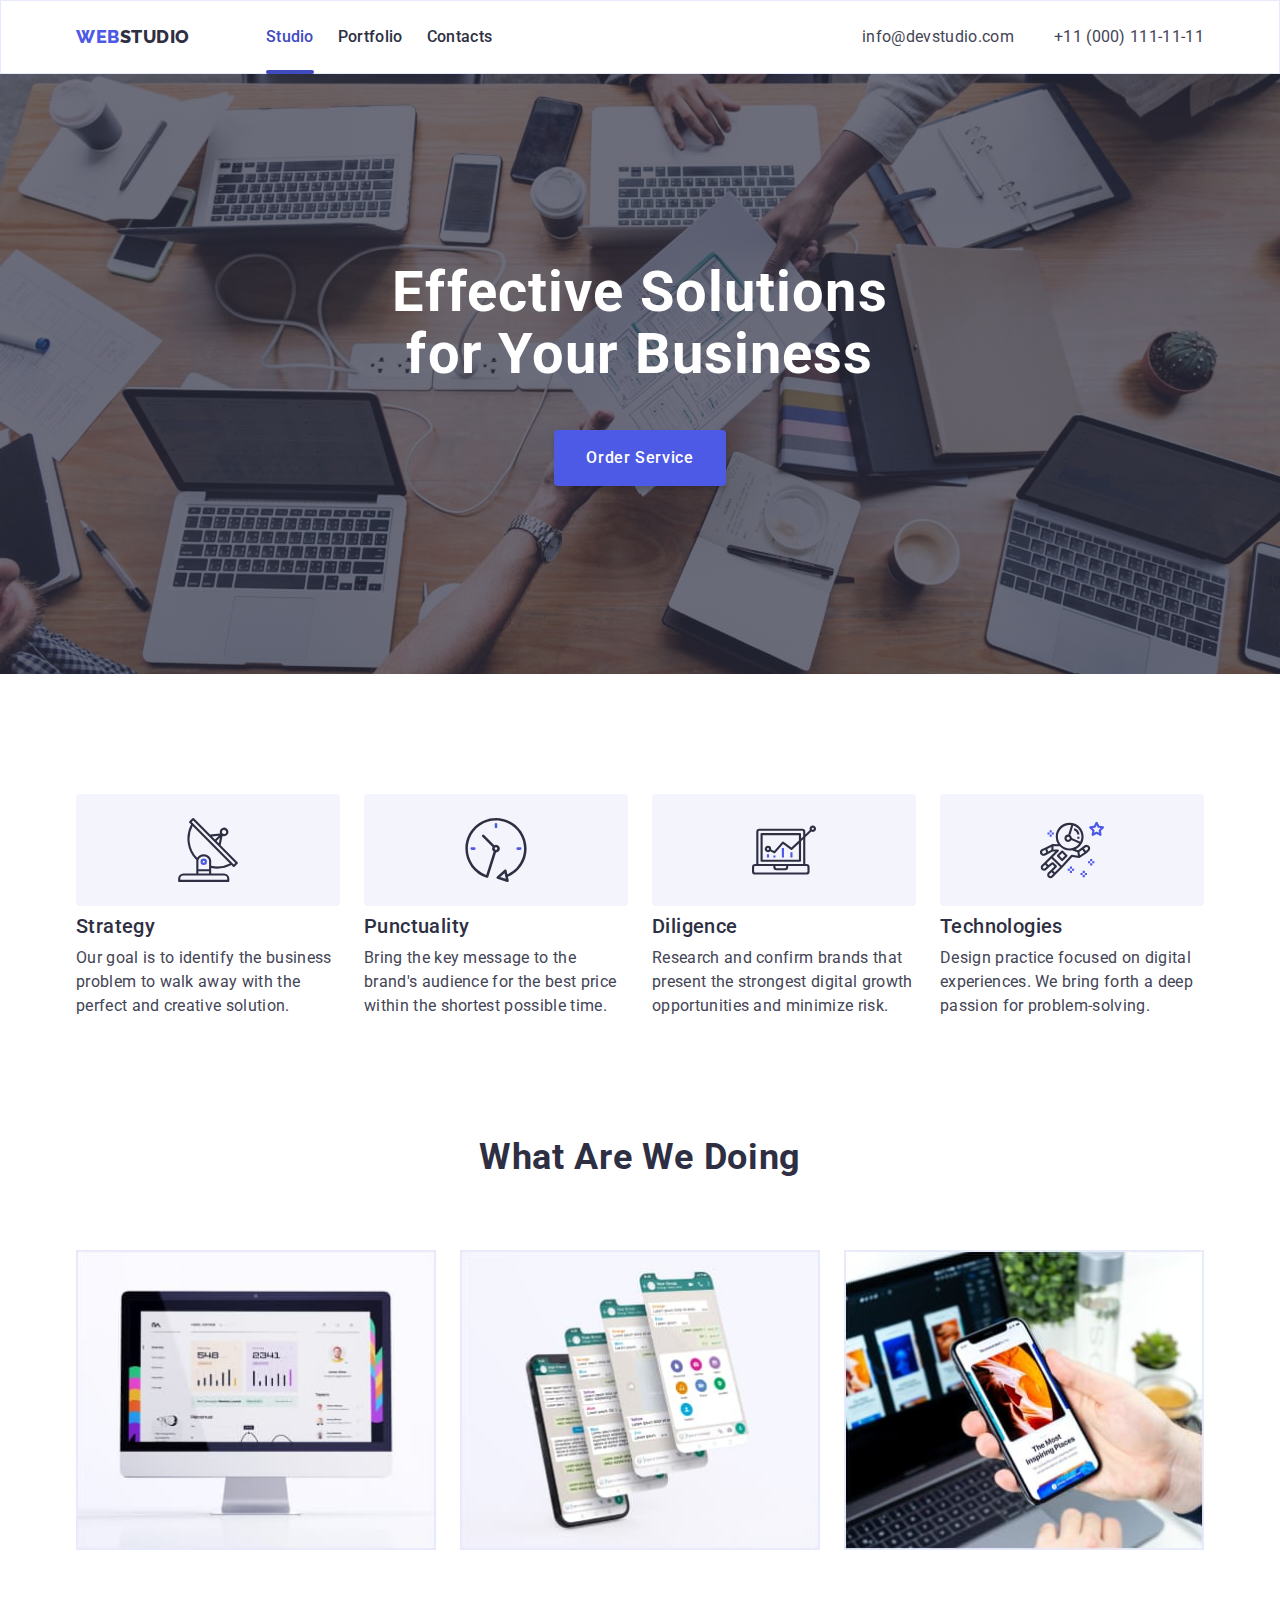
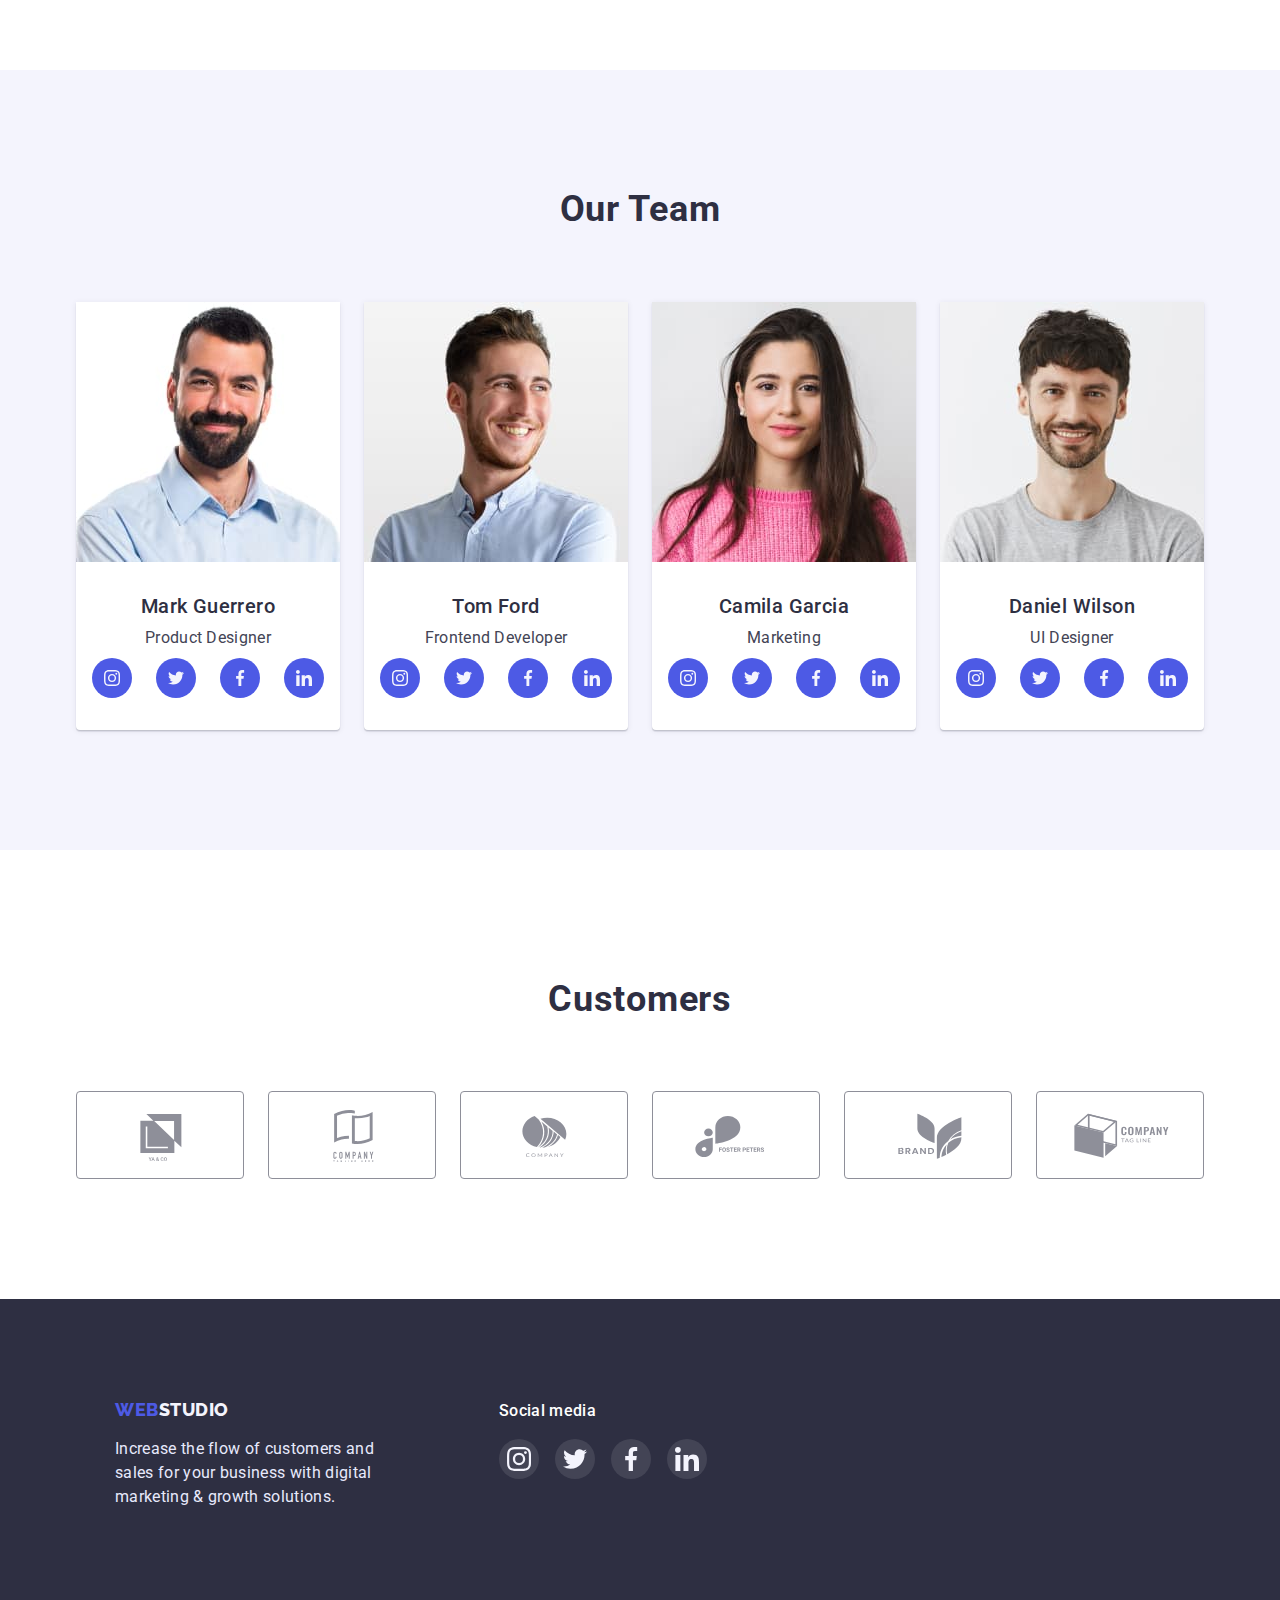
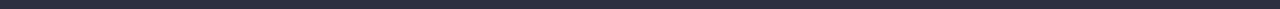
<file: index.html>
<!DOCTYPE html>
<html lang="en">
  <head>
    <meta charset="UTF-8" />
    <meta http-equiv="X-UA-Compatible" content="IE=edge" />
    <meta name="viewport" content="width=device-width, initial-scale=1.0" />
    <link rel="preconnect" href="https://fonts.googleapis.com" />
    <link rel="preconnect" href="https://fonts.gstatic.com" crossorigin />
    <link
      href="https://fonts.googleapis.com/css2?family=Raleway:wght@800&family=Roboto:wght@400;500;700;900&display=swap"
      rel="stylesheet"
    />
    <title>Webstudio</title>
    <link rel="stylesheet" href="https://cdn.jsdelivr.net/npm/modern-normalize@1.1.0/modern-normalize.min.css" />
    <link rel="stylesheet" href="./css/styles.css" />
  </head>
  <body>
    <!-- header -->
    <header class="header">
      <div class="container header-container">
        <nav class="header-nav">
          <a class="logo" href="./index.html"
            ><span class="logo-first">WEB</span><span class="logo-second">STUDIO</span></a
          >
          <ul class="header-list list">
            <li class="header-item"><a class="header-link current link" href="./index.html">Studio</a></li>
            <li class="header-item"><a class="header-link link" href="./portfolio.html">Portfolio</a></li>
            <li class="header-item"><a class="header-link link" href="">Contacts</a></li>
          </ul>
        </nav>

        <address class="header-address">
          <ul class="header-contacts list">
            <li class="contact">
              <a class="header-mail link" href="mailto:info@devstudio.com"> info@devstudio.com </a>
            </li>
            <li class="contact"><a class="header-tel link" href="tel:+110001111111">+11 (000) 111-11-11</a></li>
          </ul>
        </address>
      </div>
    </header>
    <!-- /header -->
    <main>
      <!-- Hero section -->
      <section class="hero">
        <div class="container hero-container">
          <h1 class="hero-title title">Effective Solutions for Your Business</h1>
          <button type="button" class="hero-btn button" data-modal-open>Order Service</button>
        </div>
      </section>
      <section class="about">
        <div class="container about-container">
          <ul class="about-list list">
            <li class="about-item">
              <div class="about-social-link link">
                <svg class="about-social-icon" width="64" height="64">
                  <use href="./images/icons.svg#icon-strategy"></use>
                </svg>
              </div>
              <div class="about-content">
                <h3 class="about-item-title">Strategy</h3>
                <p class="about-item-subscribe">
                  Our goal is to identify the business problem to walk away with the perfect and creative solution.
                </p>
              </div>
            </li>
            <li class="about-item">
              <div class="about-social-link link">
                <svg class="about-social-icon" width="64" height="64">
                  <use href="./images/icons.svg#icon-punctuality"></use>
                </svg>
              </div>
              <div class="about-content">
                <h3 class="about-item-title">Punctuality</h3>
                <p class="about-item-subscribe">
                  Bring the key message to the brand's audience for the best price within the shortest possible time.
                </p>
              </div>
            </li>
            <li class="about-item">
              <div class="about-social-link link">
                <svg class="about-social-icon" width="64" height="64">
                  <use href="./images/icons.svg#icon-diligence"></use>
                </svg>
              </div>
              <div class="about-content">
                <h3 class="about-item-title">Diligence</h3>
                <p class="about-item-subscribe">
                  Research and confirm brands that present the strongest digital growth opportunities and minimize risk.
                </p>
              </div>
            </li>
            <li class="about-item">
              <div class="about-social-link">
                <svg class="about-social-icon" width="64" height="64">
                  <use href="./images/icons.svg#icon-technologies"></use>
                </svg>
              </div>
              <div class="about-content">
                <h3 class="about-item-title">Technologies</h3>
                <p class="about-item-subscribe">
                  Design practice focused on digital experiences. We bring forth a deep passion for problem-solving.
                </p>
              </div>
            </li>
          </ul>
        </div>
      </section>
      <section class="gallery">
        <div class="container gallery-container">
          <h2 class="gallery-title">What are we doing</h2>
          <ul class="gallery-list list">
            <li class="gallery-item">
              <img src="./images/img1.jpg" alt="notepad" width="360" />
            </li>
            <li class="gallery-item">
              <img src="./images/img2.jpg" alt="phones" width="360" />
            </li>
            <li class="gallery-item">
              <img src="./images/img3.jpg" alt="phone" width="360" />
            </li>
          </ul>
        </div>
      </section>
      <section class="section-team">
        <div class="container team-container">
          <h2 class="team-title">Our Team</h2>
          <ul class="team-list list">
            <li class="team-item">
              <img src="./images/team1.jpg" alt="foto Mark Guerrero" width="264" />
              <div class="team-content">
                <h3 class="team-item-title">Mark Guerrero</h3>
                <p class="team-item-subscribe">Product Designer</p>
                <ul class="team-social-list list">
                  <li class="team-social-item">
                    <a href="" class="team-social-link link">
                      <svg class="team-social-icon">
                        <use href="./images/icons.svg#icon-instagram"></use>
                      </svg>
                    </a>
                  </li>
                  <li class="team-social-item">
                    <a href="" class="team-social-link link">
                      <svg class="team-social-icon">
                        <use href="./images/icons.svg#icon-twitter"></use>
                      </svg>
                    </a>
                  </li>
                  <li class="team-social-item">
                    <a href="" class="team-social-link link">
                      <svg class="team-social-icon">
                        <use href="./images/icons.svg#icon-facebook"></use>
                      </svg>
                    </a>
                  </li>
                  <li class="team-social-item">
                    <a href="" class="team-social-link link">
                      <svg class="team-social-icon">
                        <use href="./images/icons.svg#icon-linkedin"></use>
                      </svg>
                    </a>
                  </li>
                </ul>
              </div>
            </li>
            <li class="team-item">
              <img src="./images/team2.jpg" alt="foto Tom Ford" width="264" />
              <div class="team-content">
                <h3 class="team-item-title">Tom Ford</h3>
                <p class="team-item-subscribe">Frontend Developer</p>
                <ul class="team-social-list list">
                  <li class="team-social-item">
                    <a href="" class="team-social-link link">
                      <svg class="team-social-icon">
                        <use href="./images/icons.svg#icon-instagram"></use>
                      </svg>
                    </a>
                  </li>
                  <li class="team-social-item">
                    <a href="" class="team-social-link link">
                      <svg class="team-social-icon">
                        <use href="./images/icons.svg#icon-twitter"></use>
                      </svg>
                    </a>
                  </li>
                  <li class="team-social-item">
                    <a href="" class="team-social-link link">
                      <svg class="team-social-icon">
                        <use href="./images/icons.svg#icon-facebook"></use>
                      </svg>
                    </a>
                  </li>
                  <li class="team-social-item">
                    <a href="" class="team-social-link link">
                      <svg class="team-social-icon">
                        <use href="./images/icons.svg#icon-linkedin"></use>
                      </svg>
                    </a>
                  </li>
                </ul>
              </div>
            </li>
            <li class="team-item">
              <img src="./images/team3.jpg" alt="foto Camila Garcia" width="264" />
              <div class="team-content">
                <h3 class="team-item-title">Camila Garcia</h3>
                <p class="team-item-subscribe">Marketing</p>
                <ul class="team-social-list list">
                  <li class="team-social-item">
                    <a href="" class="team-social-link link">
                      <svg class="team-social-icon">
                        <use href="./images/icons.svg#icon-instagram"></use>
                      </svg>
                    </a>
                  </li>
                  <li class="team-social-item">
                    <a href="" class="team-social-link link">
                      <svg class="team-social-icon">
                        <use href="./images/icons.svg#icon-twitter"></use>
                      </svg>
                    </a>
                  </li>
                  <li class="team-social-item">
                    <a href="" class="team-social-link link">
                      <svg class="team-social-icon">
                        <use href="./images/icons.svg#icon-facebook"></use>
                      </svg>
                    </a>
                  </li>
                  <li class="team-social-item">
                    <a href="" class="team-social-link link">
                      <svg class="team-social-icon">
                        <use href="./images/icons.svg#icon-linkedin"></use>
                      </svg>
                    </a>
                  </li>
                </ul>
              </div>
            </li>
            <li class="team-item">
              <img src="./images/team4.jpg" alt="foto Daniel Wilson" width="264" />
              <div class="team-content">
                <h3 class="team-item-title">Daniel Wilson</h3>
                <p class="team-item-subscribe">UI Designer</p>
                <ul class="team-social-list list">
                  <li class="team-social-item">
                    <a href="" class="team-social-link link">
                      <svg class="team-social-icon" width="16px" height="16px">
                        <use href="./images/icons.svg#icon-instagram"></use>
                      </svg>
                    </a>
                  </li>
                  <li class="team-social-item">
                    <a href="" class="team-social-link link">
                      <svg class="team-social-icon">
                        <use href="./images/icons.svg#icon-twitter"></use>
                      </svg>
                    </a>
                  </li>
                  <li class="team-social-item">
                    <a href="" class="team-social-link link">
                      <svg class="team-social-icon">
                        <use href="./images/icons.svg#icon-facebook"></use>
                      </svg>
                    </a>
                  </li>
                  <li class="team-social-item">
                    <a href="" class="team-social-link link">
                      <svg class="team-social-icon">
                        <use href="./images/icons.svg#icon-linkedin"></use>
                      </svg>
                    </a>
                  </li>
                </ul>
              </div>
            </li>
          </ul>
        </div>
      </section>
      <section class="customers">
        <div class="container customers-container">
          <h2 class="customers-title">Customers</h2>
          <ul class="customers-list list">
            <li class="customers-item">
              <a href="#" class="customers-item-link link">
                <svg class="customers-item-img" width="104" height="56">
                  <use href="./images/icons.svg#icon-client-logo-one"></use>
                </svg>
              </a>
            </li>
            <li class="customers-item">
              <a href="#" class="customers-item-link link">
                <svg class="customers-item-img" width="104" height="56">
                  <use href="./images/icons.svg#icon-client-logo-two"></use>
                </svg>
              </a>
            </li>
            <li class="customers-item">
              <a href="#" class="customers-item-link link">
                <svg class="customers-item-img" width="104" height="56">
                  <use href="./images/icons.svg#icon-client-logo-three"></use>
                </svg>
              </a>
            </li>
            <li class="customers-item">
              <a href="#" class="customers-item-link link">
                <svg class="customers-item-img" width="104" height="56">
                  <use href="./images/icons.svg#icon-client-logo-four"></use>
                </svg>
              </a>
            </li>
            <li class="customers-item">
              <a href="#" class="customers-item-link link">
                <svg class="customers-item-img" width="104" height="56">
                  <use href="./images/icons.svg#icon-client-logo-five"></use>
                </svg>
              </a>
            </li>
            <li class="customers-item">
              <a href="#" class="customers-item-link link">
                <svg class="customers-item-img" width="104" height="56">
                  <use href="./images/icons.svg#icon-client-logo-six"></use>
                </svg>
              </a>
            </li>
          </ul>
        </div>
      </section>
    </main>

    <!-- footer -->
    <footer class="footer">
      <div class="container footer-container">
        <div class="footer-text">
          <a class="footer-logo" href="./index.html"
            ><span class="footer-logo-first">WEB</span><span class="footer-logo-second">STUDIO</span></a
          >
          <p class="footer-subscribe">
            Increase the flow of customers and sales for your business with digital marketing & growth solutions.
          </p>
        </div>
        <div class="footer-social">
          <h3 class="footer-social-title">Social media</h3>
          <ul class="footer-social-list list">
            <li class="footer-social-item">
              <a href="" class="footer-social-link link">
                <svg class="footer-social-icon" width="24" height="24">
                  <use href="./images/icons.svg#icon-instagram"></use>
                </svg>
              </a>
            </li>
            <li class="footer-social-item">
              <a href="" class="footer-social-link link">
                <svg class="footer-social-icon" width="24" height="24">
                  <use href="./images/icons.svg#icon-twitter"></use>
                </svg>
              </a>
            </li>
            <li class="footer-social-item">
              <a href="" class="footer-social-link link">
                <svg class="footer-social-icon" width="24" height="24">
                  <use href="./images/icons.svg#icon-facebook"></use>
                </svg>
              </a>
            </li>
            <li class="footer-social-item">
              <a href="" class="footer-social-link link">
                <svg class="footer-social-icon" width="24" height="24">
                  <use href="./images/icons.svg#icon-linkedin"></use>
                </svg>
              </a>
            </li>
          </ul>
        </div>
      </div>
    </footer>
    <!-- /footer -->

    <!-- Modal-btn-->
    <div class="backdrop is-hidden" data-modal>
      <div class="modal">
        <button type="button" class="modal-hero-btn" data-modal-close>
          <svg class="icon-modal-btn">
            <use href="./images/icons.svg#icon-close-btn" width="8" height="8"></use>
          </svg>
        </button>
      </div>
    </div>
    <!-- /Modal-btn-->
    <script src="./js/modal.js"></script>
  </body>
</html>
</file>
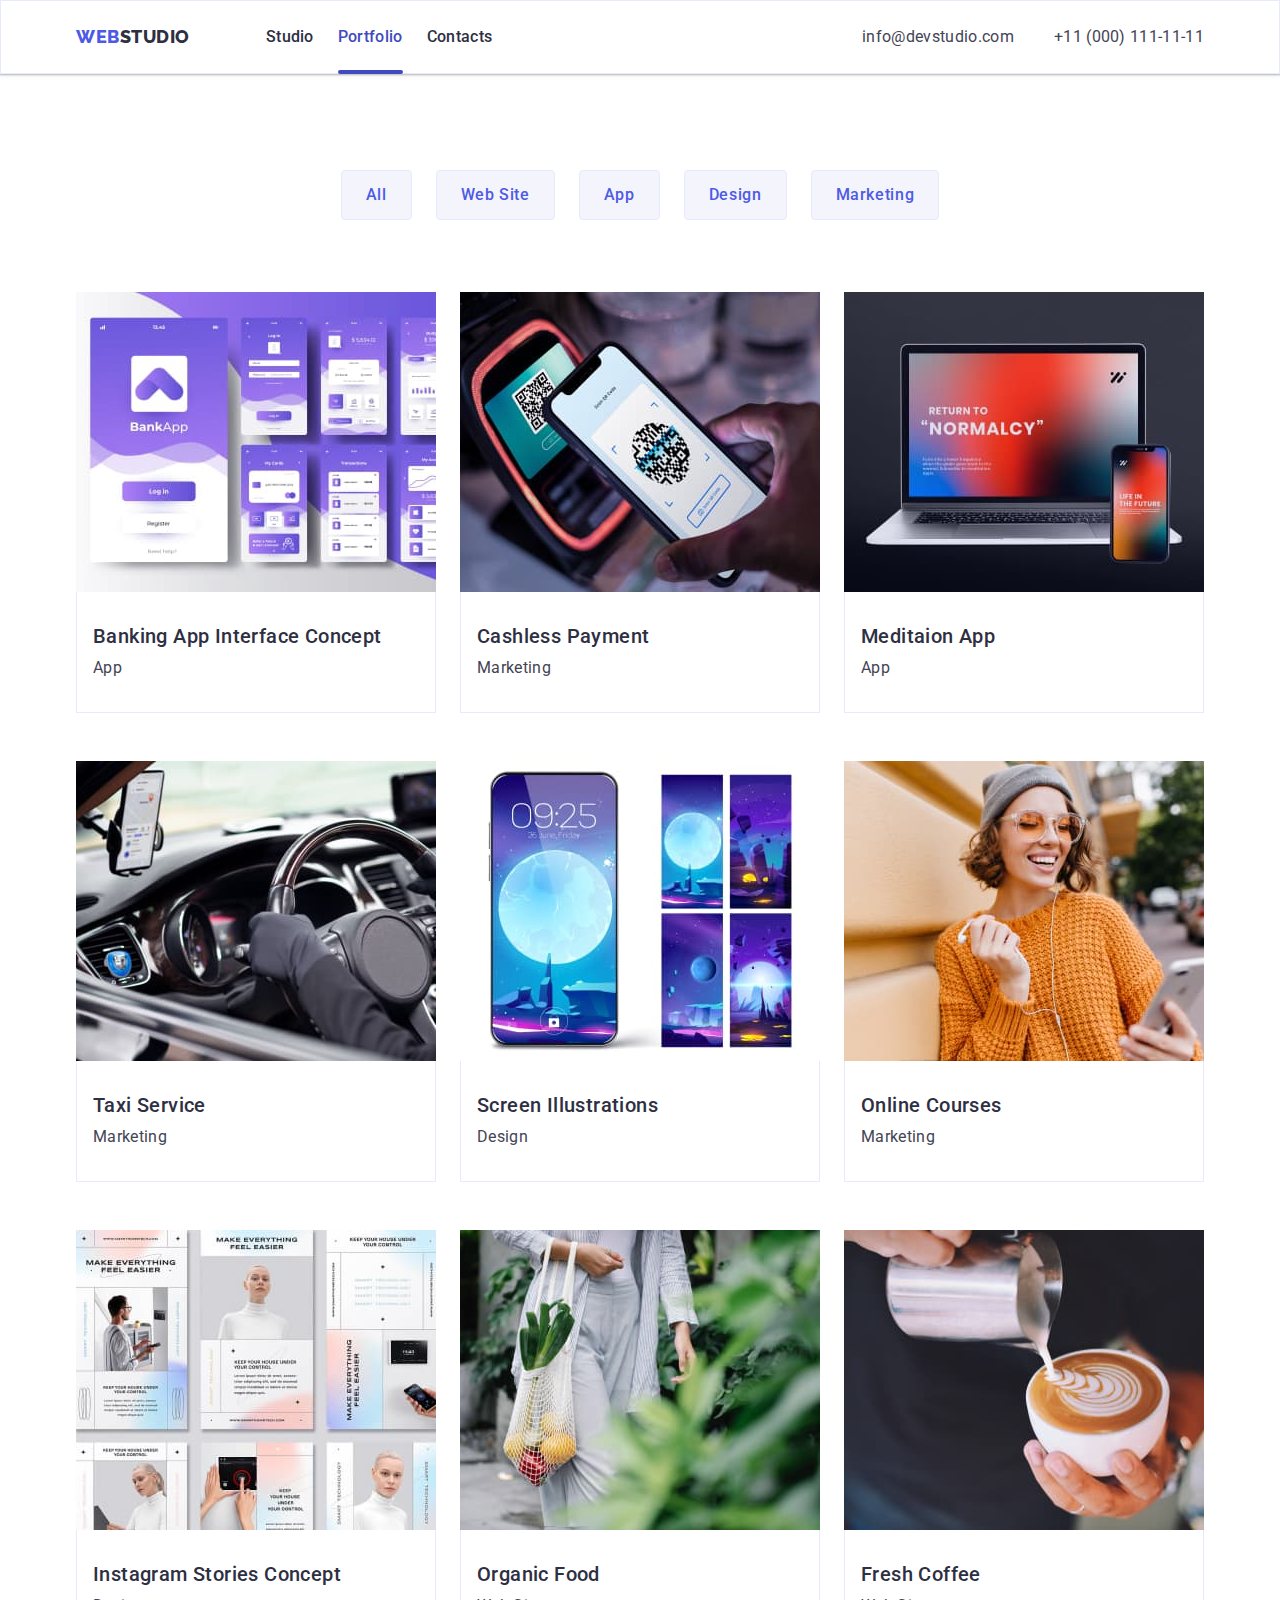
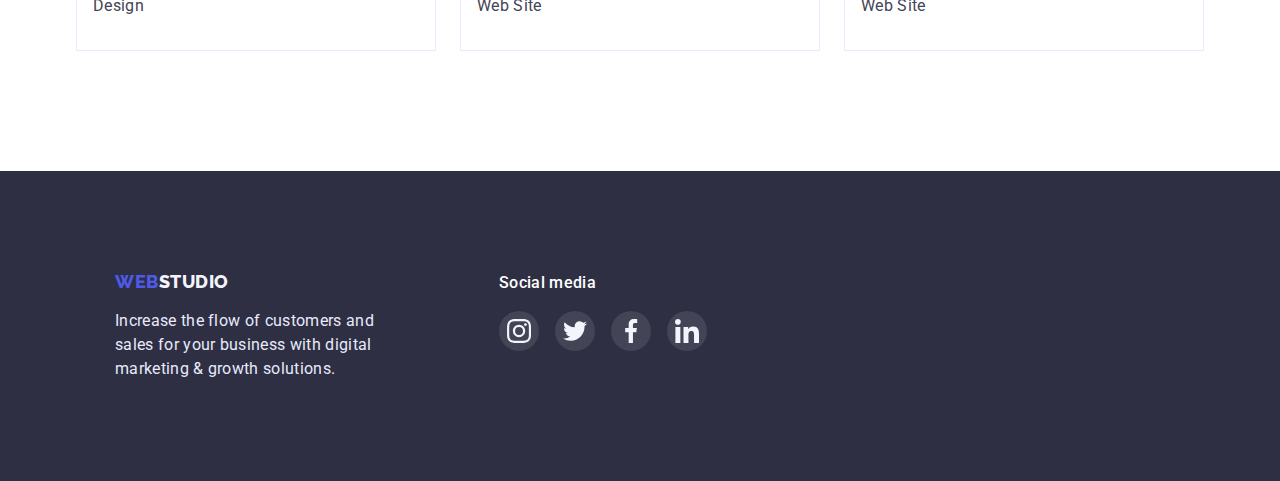
<file: portfolio.html>
<!DOCTYPE html>
<html lang="en">
  <head>
    <meta charset="UTF-8" />
    <meta http-equiv="X-UA-Compatible" content="IE=edge" />
    <meta name="viewport" content="width=device-width, initial-scale=1.0" />
    <link rel="preconnect" href="https://fonts.googleapis.com" />
    <link rel="preconnect" href="https://fonts.gstatic.com" crossorigin />
    <link
      href="https://fonts.googleapis.com/css2?family=Raleway:wght@800&family=Roboto:wght@400;500;700;900&display=swap"
      rel="stylesheet"
    />
    <title>Portfolio</title>
    <link rel="stylesheet" href="https://cdn.jsdelivr.net/npm/modern-normalize@1.1.0/modern-normalize.min.css" />
    <link rel="stylesheet" href="./css/styles.css" />
  </head>
  <body>
    <!-- header -->
    <header class="header">
      <div class="container header-container">
        <nav class="header-nav">
          <a class="logo" href="./index.html"
            ><span class="logo-first">WEB</span><span class="logo-second">STUDIO</span></a
          >
          <ul class="header-list list">
            <li class="header-item"><a class="header-link link" href="./index.html">Studio</a></li>
            <li class="header-item"><a class="header-link current link" href="./portfolio.html">Portfolio</a></li>
            <li class="header-item"><a class="header-link link" href="">Contacts</a></li>
          </ul>
        </nav>

        <address class="header-address">
          <ul class="header-contacts list">
            <li class="contact">
              <a class="header-mail link" href="mailto:info@devstudio.com"> info@devstudio.com </a>
            </li>
            <li class="contact"><a class="header-tel link" href="tel:+110001111111">+11 (000) 111-11-11</a></li>
          </ul>
        </address>
      </div>
    </header>
    <!-- /header -->
    <main>
      <section class="main-section">
        <div class="container main-button-projects">
          <h1 class="visually-hidden">Filter on the page</h1>
          <ul class="main-section-btn">
            <li class="filter-btn"><button class="main-btn button" type="button">All</button></li>
            <li class="filter-btn"><button class="main-btn button" type="button">Web Site</button></li>
            <li class="filter-btn"><button class="main-btn button" type="button">App</button></li>
            <li class="filter-btn"><button class="main-btn button" type="button">Design</button></li>
            <li class="filter-btn"><button class="main-btn button" type="button">Marketing</button></li>
          </ul>
          <ul class="projects-list list">
            <li class="projects-item">
              <a href="#" class="projects-img link">
                <div class="projects-wraper">
                  <img src="./images/bankingapp.jpg" alt="Banking app" width="360" />
                  <p class="portfolio-overlay">
                    14 Stylish and User-Friendly App Design Concepts · Task Manager App · Calorie Tracker App · Exotic
                    Fruit Ecommerce App · Cloud Storage App
                  </p>
                </div>
                <div class="img-content">
                  <h3 class="projects-item-title">Banking App Interface Concept</h3>
                  <p class="projects-item-subscribe">App</p>
                </div>
              </a>
            </li>
            <li class="projects-item">
              <a href="#" class="projects-img link">
                <div class="projects-wraper">
                  <img src="./images/cashlesspayment.jpg" alt="Cashless payment" width="360" />
                  <p class="portfolio-overlay">
                    14 Stylish and User-Friendly App Design Concepts · Task Manager App · Calorie Tracker App · Exotic
                    Fruit Ecommerce App · Cloud Storage App
                  </p>
                </div>
                <div class="img-content">
                  <h3 class="projects-item-title">Cashless Payment</h3>
                  <p class="projects-item-subscribe">Marketing</p>
                </div>
              </a>
            </li>
            <li class="projects-item">
              <a href="#" class="projects-img link">
                <div class="projects-wraper">
                  <img src="./images/meditaionapp.jpg" alt="Meditaion App" width="360" />
                  <p class="portfolio-overlay">
                    14 Stylish and User-Friendly App Design Concepts · Task Manager App · Calorie Tracker App · Exotic
                    Fruit Ecommerce App · Cloud Storage App
                  </p>
                </div>
                <div class="img-content">
                  <h3 class="projects-item-title">Meditaion App</h3>
                  <p class="projects-item-subscribe">App</p>
                </div>
              </a>
            </li>
            <li class="projects-item">
              <a href="#" class="projects-img link">
                <div class="projects-wraper">
                  <img src="./images/taxiservice.jpg" alt="Taxi service" width="360" />
                  <p class="portfolio-overlay">
                    14 Stylish and User-Friendly App Design Concepts · Task Manager App · Calorie Tracker App · Exotic
                    Fruit Ecommerce App · Cloud Storage App
                  </p>
                </div>
                <div class="img-content">
                  <h3 class="projects-item-title">Taxi Service</h3>
                  <p class="projects-item-subscribe">Marketing</p>
                </div>
              </a>
            </li>
            <li class="projects-item">
              <a href="#" class="projects-img link">
                <div class="projects-wraper">
                  <img src="./images/screencourses.jpg" alt="Screen Illustrations" width="360" />
                  <p class="portfolio-overlay">
                    14 Stylish and User-Friendly App Design Concepts · Task Manager App · Calorie Tracker App · Exotic
                    Fruit Ecommerce App · Cloud Storage App
                  </p>
                </div>
                <div class="img-content">
                  <h3 class="projects-item-title">Screen Illustrations</h3>
                  <p class="projects-item-subscribe">Design</p>
                </div>
              </a>
            </li>
            <li class="projects-item">
              <a href="#" class="projects-img link">
                <div class="projects-wraper">
                  <img src="./images/onlinecourses.jpg" alt="Online Courses" width="360" />
                  <p class="portfolio-overlay">
                    14 Stylish and User-Friendly App Design Concepts · Task Manager App · Calorie Tracker App · Exotic
                    Fruit Ecommerce App · Cloud Storage App
                  </p>
                </div>
                <div class="img-content">
                  <h3 class="projects-item-title">Online Courses</h3>
                  <p class="projects-item-subscribe">Marketing</p>
                </div>
              </a>
            </li>
            <li class="projects-item">
              <a href="#" class="projects-img link">
                <div class="projects-wraper">
                  <img src="./images/instagramstorie.jpg" alt="Instagram Stories Concept" width="360" />
                  <p class="portfolio-overlay">
                    14 Stylish and User-Friendly App Design Concepts · Task Manager App · Calorie Tracker App · Exotic
                    Fruit Ecommerce App · Cloud Storage App
                  </p>
                </div>
                <div class="img-content">
                  <h3 class="projects-item-title">Instagram Stories Concept</h3>
                  <p class="projects-item-subscribe">Design</p>
                </div>
              </a>
            </li>
            <li class="projects-item">
              <a href="#" class="projects-img link">
                <div class="projects-wraper">
                  <img src="./images/organicfood.jpg" alt="Organic Food" width="360" />
                  <p class="portfolio-overlay">
                    14 Stylish and User-Friendly App Design Concepts · Task Manager App · Calorie Tracker App · Exotic
                    Fruit Ecommerce App · Cloud Storage App
                  </p>
                </div>
                <div class="img-content">
                  <h3 class="projects-item-title">Organic Food</h3>
                  <p class="projects-item-subscribe">Web Site</p>
                </div>
              </a>
            </li>
            <li class="projects-item">
              <a href="#" class="projects-img link">
                <div class="projects-wraper">
                  <img src="./images/freshcoffee.jpg" alt="Fresh Coffee" width="360" />
                  <p class="portfolio-overlay">
                    14 Stylish and User-Friendly App Design Concepts · Task Manager App · Calorie Tracker App · Exotic
                    Fruit Ecommerce App · Cloud Storage App
                  </p>
                </div>
                <div class="img-content">
                  <h3 class="projects-item-title">Fresh Coffee</h3>
                  <p class="projects-item-subscribe">Web Site</p>
                </div>
              </a>
            </li>
          </ul>
        </div>
      </section>
    </main>
    <!-- footer -->
    <footer class="footer">
      <div class="container footer-container">
        <div class="footer-text">
          <a class="footer-logo" href="./index.html"
            ><span class="footer-logo-first">WEB</span><span class="footer-logo-second">STUDIO</span></a
          >
          <p class="footer-subscribe">
            Increase the flow of customers and sales for your business with digital marketing & growth solutions.
          </p>
        </div>
        <div class="footer-social">
          <h3 class="footer-social-title">Social media</h3>
          <ul class="footer-social-list list">
            <li class="footer-social-item">
              <a href="" class="footer-social-link link">
                <svg class="footer-social-icon" width="24" height="24">
                  <use href="./images/icons.svg#icon-instagram"></use>
                </svg>
              </a>
            </li>
            <li class="footer-social-item">
              <a href="" class="footer-social-link link">
                <svg class="footer-social-icon" width="24" height="24">
                  <use href="./images/icons.svg#icon-twitter"></use>
                </svg>
              </a>
            </li>
            <li class="footer-social-item">
              <a href="" class="footer-social-link link">
                <svg class="footer-social-icon" width="24" height="24">
                  <use href="./images/icons.svg#icon-facebook"></use>
                </svg>
              </a>
            </li>
            <li class="footer-social-item">
              <a href="" class="footer-social-link link">
                <svg class="footer-social-icon" width="24" height="24">
                  <use href="./images/icons.svg#icon-linkedin"></use>
                </svg>
              </a>
            </li>
          </ul>
        </div>
      </div>
    </footer>
    <!-- /footer -->
  </body>
</html>
</file>
<file: css/styles.css>
:root {
  --first-title-color: #ffffff;
  --second-title-color: #2e2f42;
  --text-first-logo-btn: #4d5ae5;
  --text-adress-color: #434455;
  --hover-focus-color: #404bbf;
  --text-subscribe-color: #434455;
  --item-title-color: #2e2f42;
  --transition-dur-func: 250ms cubic-bezier(0.4, 0, 0.2, 1);
}

body {
  font-family: 'Roboto', sans-serif;
  background-color: white;
  color: rgb(46, 47, 66, 1);
}

.container {
  width: 1158px;
  padding: 0 15px;
  margin: auto;
}

h1,
h2,
h3,
h4,
h5,
h6,
p {
  margin: 0;
  margin-bottom: 0;
}

ul,
li {
  margin: 0;
  padding: 0;
}

li {
  display: list-item;
}

img {
  display: block;
  width: 100%;
  height: 100%;
}

.list {
  list-style: none;
  text-decoration: none;
  padding: 0;
  margin: 0;
}

.link {
  text-decoration: none;
}

.button {
  display: inline-block;
  font-family: 'Roboto';
  font-style: normal;
  font-weight: 500;
  font-size: 16px;
  line-height: 1.5;
  letter-spacing: 0.04em;
  cursor: pointer;
  border-radius: 4px;
  text-align: center;
}

.header {
  display: flex;
  background-color: #ffffff;
  font-weight: 500;
  font-size: 16px;
  line-height: 1.5;
  text-decoration: none;

  box-sizing: border-box;
  align-items: center;
  border: 1px solid #e7e9fc;
  box-shadow: 0px 2px 1px rgba(46, 47, 66, 0.08), 0px 1px 1px rgba(46, 47, 66, 0.16), 0px 1px 6px rgba(46, 47, 66, 0.08);
}

.header-container {
  display: flex;
  align-items: center;
}

.header-nav {
  margin-right: 0 auto;
  display: flex;
  align-items: center;
  font-weight: 500;
  font-size: 16px;
  line-height: 1.5;
  letter-spacing: 0.02em;
  color: var(--item-title-color);
  text-decoration: none;
  width: 261px;
}

.logo {
  text-decoration: none;
  font-family: 'Raleway';
  font-style: normal;
  font-weight: 800;
  font-size: 18px;
  line-height: 1.3;
  letter-spacing: 0.03em;

  display: flex;
  align-items: center;
  letter-spacing: 0.03em;
  text-transform: uppercase;
  padding: 0;
}

.logo-first {
  color: var(--text-first-logo-btn);
}

.logo-second {
  color: var(--second-title-color);
}

.header-list {
  display: flex;
  margin-left: 76px;
  gap: 24px;
}

.header-list :not(:last-child) {
  margin-right: 0;
}

.header-link {
  position: relative;
  font-weight: 500;
  font-size: 16px;
  line-height: 1.5;
  color: #2e2f42;
  display: block;

  padding-top: 24px;
  padding-bottom: 24px;
}

.current {
  color: #404bbf;
}

.current::after {
  content: '';
  display: block;
  width: 100%;
  height: 4px;
  left: 0;
  bottom: -1px;
  position: absolute;
  background: #404bbf;
  border-radius: 2px;
}

.header-address {
  margin-left: auto;
}

.header-contacts {
  font-style: normal;
  display: flex;
}

.header-mail {
  font-weight: 400;
  font-size: 16px;
  line-height: 1.5;
  letter-spacing: 0.02em;
  color: var(--text-adress-color);
  text-decoration: none;
}

.header-tel {
  font-weight: 400;
  font-size: 16px;
  line-height: 1.5;
  letter-spacing: 0.02em;
  color: var(--text-adress-color);
  text-decoration: none;
}

.header-link:hover,
.header-link:focus,
.header-mail:hover,
.header-tel:hover,
.header-mail:focus,
.header-tel:focus {
  color: var(--hover-focus-color);
}

.header-link:active {
  color: #2e2f42;
}

.header-contacts .contact + .contact {
  margin-left: 40px;
}

.hero {
  font-weight: 400;
  font-size: 16px;
  line-height: 1.5;
  letter-spacing: 0.02em;
  color: var(--text-adress-color);

  max-width: 1440px;
  margin: auto;
  text-align: center;
  display: flex;
  padding-top: 188px;
  padding-bottom: 188px;
  background-image: url(../images/header-img.jpg);
  background-repeat: no-repeat;
  background-position: center;
  background-image: linear-gradient(rgba(46, 47, 66, 0.7), rgba(46, 47, 66, 0.7)), url(../images/header-img.jpg);
  background-size: cover;
}

.hero-conainer {
  background: #2e2f42;
  display: flex;
  flex-grow: 1;
}

.hero-title {
  text-align: center;

  font-weight: 700;
  font-size: 56px;
  line-height: 1.1;
  letter-spacing: 0.02em;
  color: #ffffff;

  margin-right: auto;
  margin-left: auto;
  margin-bottom: 48px;

  width: 496px;
  height: 120px;
}

.hero-btn {
  color: #ffffff;
  background-color: #4d5ae5;
  box-shadow: 0px 4px 4px rgba(0, 0, 0, 0.15);

  padding: 16px 32px;
  min-width: 169px;
  flex-direction: row;
  text-align: center;
  border: none;
  transition: background-color var(--transition-dur-func);
}

.hero-btn:focus,
.hero-btn:hover {
  background-color: var(--hover-focus-color);
  color: white;
}

.hero-btn:active {
  color: #2e2f42;
}

.backdrop {
  position: fixed;
  top: 0;
  left: 0;
  width: 100%;
  height: 100%;

  background-color: rgba(46, 47, 66, 0.4);
  z-index: 100;
  transition: opacity var(--transition-dur-func), visibility var(--transition-dur-func);
}

.backdrop.is-hidden {
  opacity: 0;
  visibility: hidden;
  pointer-events: none;
}

.modal {
  position: absolute;
  top: 50%;
  left: 50%;
  transform: translate(-50%, -50%);
  width: 408px;
  height: 576px;
  background-color: #fcfcfc;

  border-radius: 4px;
  transition: transform var(--transition-dur-func);
}

.modal-hero-btn {
  display: flex;
  position: absolute;
  top: 32px;
  right: 32px;
  justify-content: center;
  align-items: center;
  padding: 0;
  width: 24px;
  height: 24px;
  border-radius: 50%;
  background-color: transparent;
  color: #2e2f42;
  background: #e7e9fc;
  border: 1px solid rgba(0, 0, 0, 0.1);
  cursor: pointer;
  transition: border-color var(--transition-dur-func);
}

.modal-hero-btn:hover .icon-modal-btn,
.modal-hero-btn:focus .icon-modal-btn {
  fill: currentColor;
}

.modal-hero-btn:hover,
.modal-hero-btn:focus {
  border-color: #4d5ae5;
  background-color: #4d5ae5;
  color: #e7e9fc;
}

.icon-modal-btn {
  width: 8px;
  height: 8px;
}

.about {
  padding-top: 120px;
  padding-bottom: 120px;
}

.about-container {
  display: flex;
  flex-direction: column;
  align-items: flex-start;
}

.about-list {
  display: flex;
}

.about-item {
  width: 264px;
  flex-direction: column;
  align-items: flex-start;
  margin-right: 24px;
}

.about-item:nth-child(4n) {
  margin-right: 0;
}

.about-social-item {
  width: 264px;
  height: 112px;
}
.about-social-link {
  display: flex;
  justify-content: center;

  align-items: center;
  background: #f4f4fd;
  border-radius: 4px;
  margin-bottom: 8px;
  width: 264px;
  height: 112px;
}

.about-social-icon {
  width: 64px;
  height: 64px;
}

.about-item-title {
  font-weight: 500;
  font-size: 20px;
  line-height: 1.2;
  letter-spacing: 0.02em;
  color: var(--item-title-color);
  margin-bottom: 8px;
}

.about-item-subscribe {
  font-weight: 400;
  font-size: 16px;
  line-height: 1.5;
  letter-spacing: 0.02em;
  color: var(--text-subscribe-color);
}

.gallery {
  padding-top: 0;
  padding-bottom: 120px;
}

.gallery-item {
  display: flex;
  flex-direction: column;
  justify-content: center;
  align-items: center;
  background: #e5e5e5;
  gap: 24px;
  background: linear-gradient(0deg, rgba(77, 90, 229, 0.1), rgba(77, 90, 229, 0.1));
  background-blend-mode: soft-light, normal;
  border: 1px solid #e7e9fc;
}

.gallery-list {
  margin-right: 0 auto;
  display: flex;
  column-gap: 24px;
}

.gallery-title {
  margin-top: 0;
  margin-bottom: 72px;
  text-align: center;

  font-weight: 700;
  font-size: 36px;
  line-height: 1.1;
  letter-spacing: 0.02em;
  text-transform: capitalize;
  color: #2e2f42;
}

.section-team {
  background: #f4f4fd;
  display: flex;
  text-align: center;
  padding-top: 120px;
  padding-bottom: 120px;
}

.team-list {
  margin-right: 0 auto;
  display: flex;
  flex-wrap: wrap;
  column-gap: 24px;
  border-radius: 0px 0px 4px 4px;
}

.team-item {
  display: flex;
  flex-direction: column;
  justify-content: center;
  align-items: center;

  background: #ffffff;
  box-shadow: 0px 1px 6px rgba(46, 47, 66, 0.08), 0px 1px 1px rgba(46, 47, 66, 0.16), 0px 2px 1px rgba(46, 47, 66, 0.08);
  border-radius: 0px 0px 4px 4px;
}

.team-content {
  padding: 32px 16px;
  width: 100%;
}

.team-title {
  font-weight: 700;
  font-size: 36px;
  line-height: 1.1;
  letter-spacing: 0.02em;
  text-transform: capitalize;
  color: #2e2f42;
  background: #f4f4fd;
  margin-top: 0;
  text-align: center;
  margin-bottom: 72px;
}

.team-item-title {
  font-weight: 500;
  font-size: 20px;
  line-height: 1.2;
  letter-spacing: 0.02em;
  color: var(--item-title-color);
  margin-bottom: 8px;
}

.team-item-subscribe {
  font-weight: 400;
  font-size: 16px;
  line-height: 1.5;
  letter-spacing: 0.02em;
  color: var(--text-subscribe-color);
}

.team-item {
  width: calc((100% - 72px) / 4);
}

.team-social-list {
  display: flex;
  justify-content: center;
  align-items: center;
  margin-top: 8px;
  gap: 24px;
  width: 232px;
  transition: color var(--text-subscribe-color);
}

.team-social-item {
  width: 40px;
  height: 40px;
}

.team-social-link {
  display: flex;
  justify-content: center;
  align-items: center;
  width: 100%;
  height: 100%;
  border-radius: 50%;
  background-color: rgba(77, 90, 229, 1);
  transition: background-color var(--transition-dur-func);
}

.team-social-link:is(:hover, :focus) {
  background-color: #404bbf;
}

.team-social-icon {
  width: 16px;
  height: 16px;
}

.customers {
  padding-top: 130px;
  padding-bottom: 120px;
}

.customers-title {
  margin-bottom: 72px;
  text-align: center;
  font-weight: 700;
  font-size: 36px;
  line-height: 1.1;
  text-align: center;
  letter-spacing: 0.02em;
  text-transform: capitalize;
  color: #2e2f42;
}

.customers-list {
  display: flex;
  flex-direction: row;
  align-items: flex-start;
  padding: 0px;

  width: 1128px;

  column-gap: 24px;
  margin: auto;
}

.customers-item {
  display: flex;

  align-items: center;
  justify-content: center;
  width: calc((100% - 120px) / 6);
  height: 88px;
}

.customers-item-link {
  display: flex;
  justify-content: center;

  width: 100%;
  height: 100%;
  align-items: center;
  border: 1px solid #8e8f99;
  border-radius: 4px;
  color: #8e8f99;
  transition: border-color var(--transition-dur-func);
  transition: color var(--transition-dur-func);
}

.customers-item-img {
  fill: currentColor;
  transition: fill var(--transition-dur-func);
}

.customers-item-link:is(:hover, :focus) {
  border-color: #404bbf;
  color: #404bbf;
}

.main-title-hidden {
  visibility: hidden;
}

.main-section {
  padding-top: 96px;
  padding-bottom: 120px;
}

.visually-hidden {
  position: absolute;
  width: 1px;
  height: 1px;
  margin: -1px;
  border: 0;
  padding: 0;
  white-space: nowrap;
  clip-path: inset(100%);
  clip: rect(0 0 0 0);
  overflow: hidden;
}

.main-button-projects .main-section-btn {
  list-style: none;
  display: flex;
  justify-content: center;
  margin-bottom: 72px;
}

.main-btn {
  display: flex;
  background: #f4f4fd;
  align-items: center;
  text-align: center;
  color: #4d5ae5;
  border: 1px solid #e7e9fc;
  padding: 12px 24px;
  border-radius: 4px;
  gap: 24px;
  transition: background-color var(--transition-dur-func), color var(--transition-dur-func),
    border-color var(--transition-dur-func);
}

.filter-btn:not(:last-child) {
  margin-right: 24px;
}

.main-btn:focus,
.main-btn:hover {
  background-color: var(--hover-focus-color);
  color: #ffffff;
  box-shadow: 0px 3px 1px rgba(0, 0, 0, 0.1), 0px 2px 1px rgba(0, 0, 0, 0.08), 0px 2px 2px rgba(0, 0, 0, 0.12);
  border-color: var(--hover-focus-color);
}

.projects-list {
  display: flex;
  flex-wrap: wrap;
  row-gap: 48px;
  column-gap: 24px;
  padding-left: 0;
  margin-right: 0;
  justify-content: center;
}

.projects-img {
  display: block;
  max-width: 100%;
}

.projects-img:is(:hover, :focus) {
  box-shadow: 0px 1px 6px rgba(46, 47, 66, 0.08), 0px 1px 1px rgba(46, 47, 66, 0.16), 0px 2px 1px rgba(46, 47, 66, 0.08);
}

.projects-item {
  width: calc((100% - 48px) / 3);
}

/* .projects-img .portfolio-overlay:hover {
  transform: translate(0, 0);
  opacity: 1;
}

.projects-img .portfolio-overlay:focus {
  transform: translate(0, 0);
  opacity: 1;
} */

.projects-wraper {
  position: relative;
  overflow: hidden;
}

.portfolio-overlay {
  display: inline-block;
  position: absolute;
  top: 0;
  left: 0;
  width: 100%;
  height: 100%;
  transform: translateY(100%);
  transition: transform var(--transition-dur-func);
  opacity: 0;
  overflow: auto;

  width: 360px;
  height: 300px;
  font-weight: 400;
  font-size: 16px;
  line-height: 1.5;
  letter-spacing: 0.02em;
  color: #f4f4fd;
  background-color: rgba(77, 90, 229, 0.8);
  justify-content: center;
  padding: 40px 32px;
}

.projects-img:hover .portfolio-overlay,
.projects-img:focus .portfolio-overlay {
  transform: translate(0, 0);
  opacity: 1;
}

.img-content {
  width: 360px;
  display: flex;
  flex-direction: column;
  align-items: flex-start;
  gap: 8px;
  padding: 32px 0;
  border: 1px solid #e7e9fc;
  border-top: none;
}

.projects-item-title {
  margin-bottom: 0;
  font-weight: 500;
  font-size: 20px;
  line-height: 1.2;
  letter-spacing: 0.02em;
  color: var(--item-title-color);
  padding: 0px 16px;
}

.projects-item-subscribe {
  font-weight: 400;
  font-size: 16px;
  line-height: 1.5;
  letter-spacing: 0.02em;
  color: var(--text-subscribe-color);
  padding: 0px 16px;
}

.footer {
  background: #2e2f42;
  padding: 100px;
}

.footer-container {
  display: flex;
}

.footer-text {
  width: 264px;
  height: 110px;
}

.footer-logo {
  width: 115px;
  height: 22px;

  font-family: 'Raleway';
  font-style: normal;
  font-weight: 800;
  font-size: 18px;
  line-height: 1.2;
  letter-spacing: 0.03em;
  text-transform: uppercase;
  text-decoration: none;
}

.footer-logo-first {
  color: var(--text-first-logo-btn);
}

.footer-logo-second {
  color: #f4f4fd;
}

.footer-subscribe {
  justify-content: flex-start;
  margin-top: 16px;
  width: 264px;
  height: 72px;
  font-weight: 400;
  font-size: 16px;
  line-height: 1.5;
  letter-spacing: 0.02em;
  color: #e7e9fc;
}

.footer-social {
  width: 208px;
  height: 80px;
  margin-left: 120px;
}

.footer-social-title {
  display: inline;

  text-align: center;

  width: 96px;
  height: 24px;

  font-weight: 500;
  font-size: 16px;
  line-height: 1.5;
  letter-spacing: 0.02em;
  color: rgba(255, 255, 255, 1);
}

.footer-social-list {
  display: flex;
  flex-direction: row;
  align-items: flex-start;
  justify-content: center;
  gap: 16px;
  width: 208px;
  height: 40px;
  margin-top: 16px;
}

.footer-social-item {
  display: flex;
  width: 40px;
  height: 40px;
}
.footer-social-link {
  display: flex;
  justify-content: center;
  align-items: center;

  width: 100%;
  height: 100%;
  border-radius: 50%;
  background: rgba(255, 255, 255, 0.1);
  transition: background-color var(--transition-dur-func);
}

.footer-social-link:is(:hover, :focus) {
  background-color: #31d0aa;
}
.footer-social-icon {
  fill: #fff;
}
</file>
